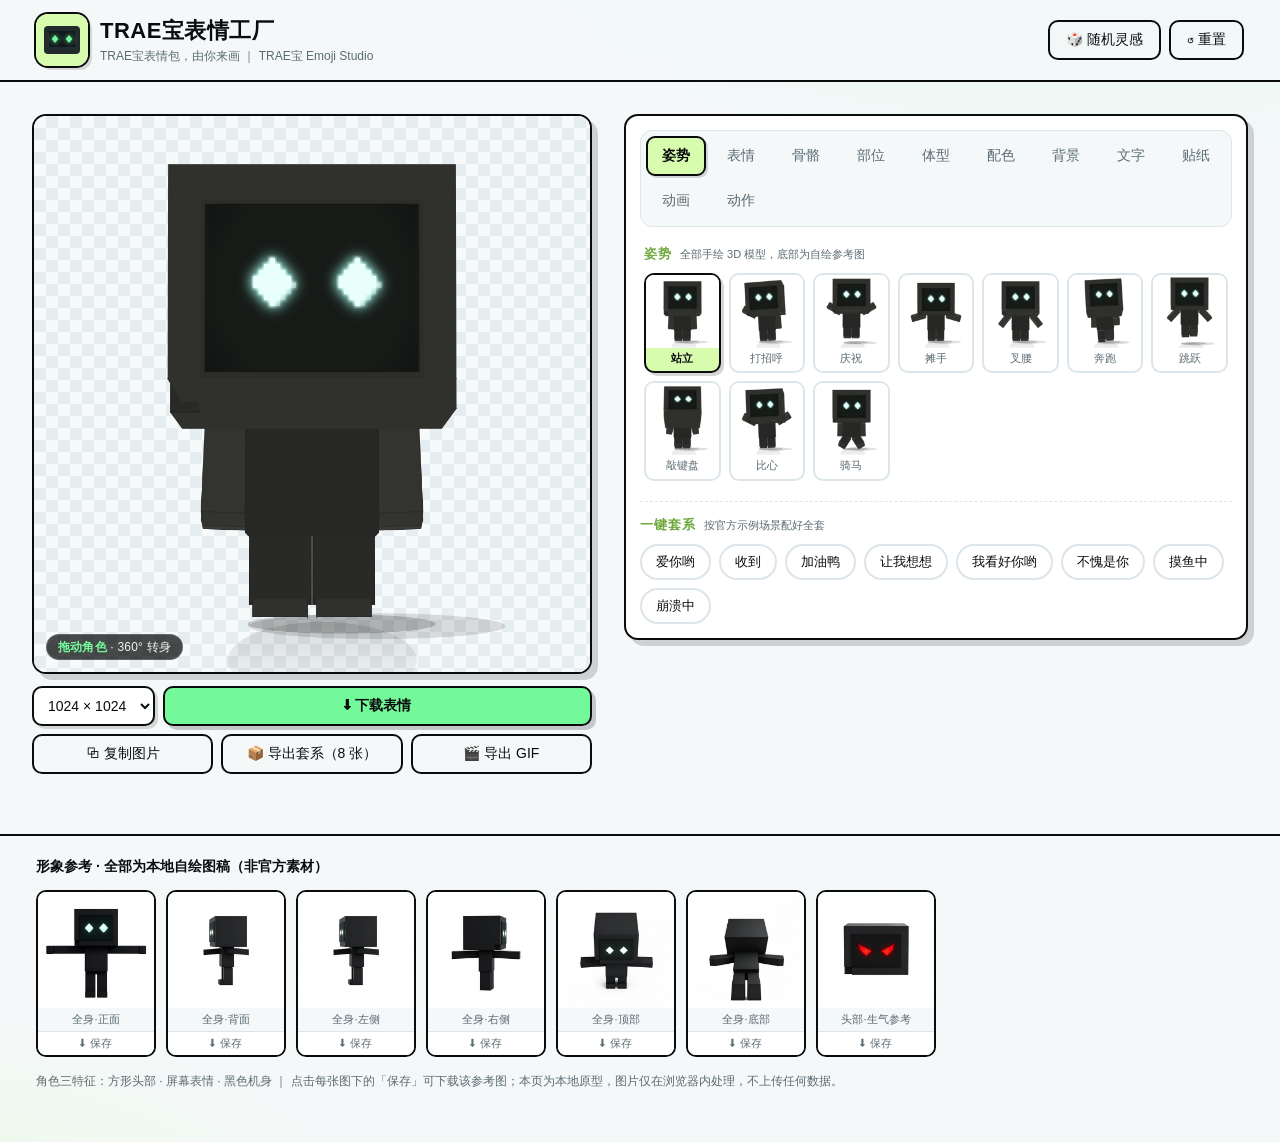
<file: 04-表情生成器-emoji-generator/index.html>
<!DOCTYPE html>
<html lang="zh-CN">
<head>
<meta charset="UTF-8">
<meta name="viewport" content="width=device-width, initial-scale=1.0, viewport-fit=cover">
<title>TRAE宝表情工厂 · TRAE宝表情包，由你来画</title>
<meta name="description" content="基于 TRAE宝 角色三特征的定制表情生成器：调表情、换动作、配背景、加文字，一键导出 1:1 表情图。">
<link rel="icon" href="data:image/svg+xml,%3Csvg xmlns='http://www.w3.org/2000/svg' viewBox='0 0 32 32'%3E%3Crect width='32' height='32' rx='6' fill='%23d7fcae'/%3E%3Crect x='6' y='8' width='20' height='14' rx='2' fill='%23232a2e'/%3E%3Crect x='9' y='11' width='14' height='8' fill='%230e1418'/%3E%3Cpath d='M12 13l3 3-3 3-3-3z' fill='%2373f99a'/%3E%3Cpath d='M20 13l3 3-3 3-3-3z' fill='%2373f99a'/%3E%3C/svg%3E">
<link rel="stylesheet" href="css/style.css?v=31">
</head>
<body>
<header class="site-header">
  <div class="brand">
    <canvas id="logoCanvas" width="52" height="52" aria-hidden="true"></canvas>
    <div class="brand-text">
      <h1>TRAE宝表情工厂</h1>
      <p>TRAE宝表情包，由你来画 ｜ TRAE宝 Emoji Studio</p>
    </div>
  </div>
  <nav class="header-actions">
    <button id="btnRandom" class="btn ghost" type="button">🎲 随机灵感</button>
    <button id="btnReset" class="btn ghost" type="button">↺ 重置</button>
  </nav>
</header>

<main class="studio">
  <!-- 左：预览区 -->
  <section class="preview-panel" aria-label="预览">
    <div class="canvas-holder">
      <canvas id="stage" width="1024" height="1024"></canvas>
      <div id="bgChecker" class="checker" aria-hidden="true"></div>
      <div id="stageHint" class="stage-hint" aria-hidden="true"><b>拖动角色</b> · 360° 转身</div>
    </div>
    <div class="preview-toolbar">
      <div class="export-row">
        <select id="exportSize" aria-label="导出尺寸">
          <option value="1024" selected>1024 × 1024</option>
          <option value="720">720 × 720</option>
          <option value="480">480 × 480</option>
        </select>
        <button id="btnDownload" class="btn primary" type="button">⬇ 下载表情</button>
      </div>
      <div class="export-row">
        <button id="btnCopy" class="btn ghost" type="button">⧉ 复制图片</button>
        <button id="btnBatch" class="btn ghost" type="button">📦 导出套系（8 张）</button>
        <button id="btnGif" class="btn ghost" type="button">🎬 导出 GIF</button>
      </div>
    </div>
  </section>

  <!-- 右：控制区 -->
  <section class="controls-panel" aria-label="定制选项">
    <div class="tabs" role="tablist">
      <button class="tab active" data-tab="pose" role="tab" type="button">姿势</button>
      <button class="tab" data-tab="face" role="tab" type="button">表情</button>
      <button class="tab" data-tab="rig" role="tab" type="button">骨骼</button>
      <button class="tab" data-tab="part" role="tab" type="button">部位</button>
      <button class="tab" data-tab="body" role="tab" type="button">体型</button>
      <button class="tab" data-tab="skin" role="tab" type="button">配色</button>
      <button class="tab" data-tab="bg" role="tab" type="button">背景</button>
      <button class="tab" data-tab="text" role="tab" type="button">文字</button>
      <button class="tab" data-tab="sticker" role="tab" type="button">贴纸</button>
      <button class="tab" data-tab="anim" role="tab" type="button">动画</button>
      <button class="tab" data-tab="mo" role="tab" type="button">动作</button>
    </div>

    <div class="tab-body" id="tab-pose">
      <h3 class="group-title">姿势 <small>全部手绘 3D 模型，底部为自绘参考图</small></h3>
      <div class="option-grid" id="poseProc"></div>
    </div>

    <div class="tab-body hidden" id="tab-face">
      <h3 class="group-title">屏幕表情 <small>24 款内置像素表情，任意一款都能二次创作</small></h3>
      <div class="option-grid" id="faceGrid"></div>
    </div>

    <div class="tab-body hidden" id="tab-rig">
      <h3 class="group-title">骨骼摆动 <small>实时驱动 3D 手绘模型（官方渲染姿势不适用）</small></h3>
      <p class="rig-tip">💡 直接在预览画布上<b>左右拖动身体</b>可连续 360° 转身（松开后仍停在新角度）；
        <b>上下拖动</b>只做轻微前倾 / 后仰，方向与鼠标一致且不会翻倒；
        <b>拖动手 / 脚 / 头</b>会按 IK 反解关节，滑杆数值自动同步回填——滑杆与拖拽可任意混用。</p>
      <div class="rig-grid" id="rigSliders"></div>
      <button id="btnRigZero" class="btn ghost rig-zero" type="button">↺ 关节归零</button>
    </div>

    <div class="tab-body hidden" id="tab-part">
      <h3 class="group-title">指定部位调整 <small>单击画布部位，或从下方直接选择</small></h3>
      <p class="rig-tip">💡 <b>单击</b>选中部位并高亮；<b>拖动</b>仍是原来的肢体 IK / 身体转身。
        尺寸为整体等比缩放，角度与位移沿部位局部 XYZ 轴；父级调整会带动子级。</p>
      <div class="chips part-chips" id="partChips"></div>
      <div class="part-select-head">
        <span class="part-current" id="partSelName">未选择部位</span>
        <button id="partDeselect" class="btn ghost sticker-mini" type="button" disabled>取消选择</button>
      </div>
      <div class="rig-grid" id="partSliders"></div>
      <div class="part-actions">
        <button id="partReset" class="btn ghost" type="button" disabled>↺ 复位当前部位</button>
        <button id="partAllReset" class="btn ghost" type="button">↺ 全部位复位</button>
      </div>
      <p class="fe-tip">部位高亮只显示在预览层，不会进入 PNG / GIF 导出；切换姿势保留部位调整，右上角「重置」恢复全部默认。</p>
    </div>

    <div class="tab-body hidden" id="tab-body">
      <h3 class="group-title">体型预设 <small>官方标准体型为默认档，点击即切换</small></h3>
      <div class="chips" id="bodyPresets"></div>

      <h3 class="group-title">捏体型 <small>10 项比例参数，关节位置自动联动</small></h3>
      <div class="rig-grid" id="bodySliders"></div>
      <div class="part-actions">
        <button id="bodyOfficial" class="btn ghost" type="button" disabled>↺ 还原官方标准体型</button>
      </div>

      <h3 class="group-title">我的体型 <small>命名保存当前体型，可导入导出分享</small></h3>
      <div class="body-save-row">
        <input id="bodyName" type="text" maxlength="12" placeholder="体型名称，如：我的Q版" autocomplete="off">
        <button id="bodySaveBtn" class="btn" type="button">保存当前体型</button>
      </div>
      <div class="chips" id="bodySaved"></div>
      <div class="part-actions">
        <button id="bodyExport" class="btn ghost" type="button">⬇ 导出体型</button>
        <button id="bodyImport" class="btn ghost" type="button">⬆ 导入体型</button>
        <input id="bodyFile" type="file" accept="application/json,.json" hidden>
      </div>
      <p class="fe-tip">体型改变全身比例：头三围、屏幕占比、躯干长宽、四肢粗细与长度、脚掌长度；肩 / 髋 / 颈关节位置随体型联动，超高体型自动缩小取景保证全身入画。边框、玻璃与缺角为结构特征件不随体型缩放。体型保存在本机浏览器，PNG / GIF 导出与姿势缩略图都使用当前体型。</p>
    </div>

    <div class="tab-body hidden" id="tab-skin">
      <h3 class="group-title">配色预设 <small>保留方形头部 / 屏幕表情 / 深色屏幕三特征</small></h3>
      <div class="skin-presets" id="skinPresets"></div>

      <h3 class="group-title">全局色板 <small>一次替换整套外壳配色</small></h3>
      <div class="skin-global">
        <input id="skinGlobal" type="color" value="#373834" aria-label="全局外壳颜色">
        <span id="skinGlobalHex" class="skin-hex">#373834</span>
        <button id="skinOfficial" class="btn ghost skin-reset" type="button">↺ 还原官方配色</button>
      </div>

      <h3 class="group-title">按部位取色 <small>头部 / 躯干 / 手臂 / 腿部 / 屏幕边框</small></h3>
      <div class="skin-parts" id="skinParts"></div>
      <p class="fe-tip">换色只替换外壳材质：手 / 脚 / 缺口阴影会按官方明暗关系自动派生，光照拟合随基色换算，
        正 / 侧 / 顶的亮度层次保持不变；屏幕玻璃与像素表情不参与换色。配色保存在本机浏览器，刷新仍在。</p>
    </div>

    <div class="tab-body hidden" id="tab-bg">
      <h3 class="group-title">背景样式 <small>透明底可直接当表情包</small></h3>
      <div class="option-grid" id="bgGrid"></div>

      <h3 class="group-title">自定义背景 <small>上传本地图片，只在浏览器内处理</small></h3>
      <div class="bg-custom-panel">
        <div class="bg-custom-head">
          <button id="bgPick" class="btn" type="button">🖼 选择图片</button>
          <button id="bgClear" class="btn ghost hidden" type="button">移除</button>
          <span id="bgName" class="bg-name">未选择图片</span>
        </div>
        <input id="bgFile" type="file" accept="image/*" hidden>
        <div id="bgAdjust" class="hidden">
          <h3 class="group-title">显示方式</h3>
          <div class="segment" id="bgFit">
            <button data-v="cover" class="active" type="button">填充</button>
            <button data-v="contain" type="button">适应</button>
            <button data-v="tile" type="button">平铺</button>
          </div>
          <div class="rig-grid bg-offset-grid">
            <div class="rig-item">
              <label><span>水平位置</span><b id="bgOffXVal">0%</b></label>
              <input id="bgOffX" type="range" min="-30" max="30" step="1" value="0">
            </div>
            <div class="rig-item">
              <label><span>垂直位置</span><b id="bgOffYVal">0%</b></label>
              <input id="bgOffY" type="range" min="-30" max="30" step="1" value="0">
            </div>
          </div>
        </div>
        <p class="fe-tip">图片仅在浏览器本地读取，不会上传；最长边自动压到 1024，并保存在本机浏览器。平铺模式按原图尺寸重复。</p>
      </div>
    </div>

    <div class="tab-body hidden" id="tab-text">
      <h3 class="group-title">文案</h3>
      <div class="field">
        <input id="textInput" type="text" maxlength="12" placeholder="输入文案，如：收到！" autocomplete="off">
      </div>
      <div class="chips" id="textPresets"></div>
      <h3 class="group-title">位置</h3>
      <div class="segment" id="textPos">
        <button data-v="none" type="button">无</button>
        <button data-v="top" type="button">上方</button>
        <button data-v="bottom" class="active" type="button">下方</button>
      </div>
      <h3 class="group-title">样式</h3>
      <div class="segment" id="textStyle">
        <button data-v="meme" class="active" type="button">白字黑边</button>
        <button data-v="neon" type="button">荧光发光</button>
        <button data-v="bubble" type="button">气泡框</button>
      </div>
      <h3 class="group-title">颜色</h3>
      <div class="swatches" id="textColor">
        <button data-v="#ffffff" class="active" type="button" style="--c:#ffffff" aria-label="白"></button>
        <button data-v="#1a1d20" type="button" style="--c:#1a1d20" aria-label="黑"></button>
        <button data-v="#7fffe0" type="button" style="--c:#7fffe0" aria-label="青"></button>
        <button data-v="#ffd75e" type="button" style="--c:#ffd75e" aria-label="黄"></button>
        <button data-v="#ff9bd3" type="button" style="--c:#ff9bd3" aria-label="粉"></button>
      </div>
      <h3 class="group-title">大小</h3>
      <input id="textSize" type="range" min="0.7" max="1.35" step="0.05" value="1">
    </div>

    <div class="tab-body hidden" id="tab-sticker">
      <h3 class="group-title">氛围贴纸 <small>点一次加一张，可重复添加</small></h3>
      <div class="option-grid" id="stickerGrid"></div>
      <input id="stickerFile" type="file" accept="image/*" hidden>

      <h3 class="group-title">画布贴纸 <small>拖动移动；挂载到部位后随姿势 / 动画一起动</small></h3>
      <div class="sticker-list" id="stickerList"></div>
      <div id="stickerCtl" class="sticker-ctl hidden">
        <div class="sticker-ctl-head">
          <span id="stickerSelName">贴纸</span>
          <button id="stickerDeselect" class="btn ghost sticker-mini" type="button">取消选择</button>
        </div>
        <div class="st-mount-row">
          <label><span>挂载部位</span><b id="stMountVal">自由摆放</b></label>
          <select id="stMount"></select>
        </div>
        <div class="rig-grid">
          <div class="rig-item" id="stXItem">
            <label><span>水平位置</span><b id="stXVal">50%</b></label>
            <input id="stX" type="range" min="0" max="100" step="1" value="50">
          </div>
          <div class="rig-item" id="stYItem">
            <label><span>垂直位置</span><b id="stYVal">50%</b></label>
            <input id="stY" type="range" min="0" max="100" step="1" value="50">
          </div>
          <div class="rig-item hidden" id="stDxItem">
            <label><span>水平偏移</span><b id="stDxVal">0</b></label>
            <input id="stDx" type="range" min="-260" max="260" step="1" value="0">
          </div>
          <div class="rig-item hidden" id="stDyItem">
            <label><span>垂直偏移</span><b id="stDyVal">0</b></label>
            <input id="stDy" type="range" min="-260" max="260" step="1" value="0">
          </div>
          <div class="rig-item">
            <label><span>大小</span><b id="stScaleVal">1.00×</b></label>
            <input id="stScale" type="range" min="0.25" max="3" step="0.05" value="1">
          </div>
          <div class="rig-item">
            <label><span>旋转</span><b id="stRotVal">0°</b></label>
            <input id="stRot" type="range" min="-180" max="180" step="1" value="0">
          </div>
        </div>
        <div class="sticker-layer">
          <button data-v="down" class="btn ghost sticker-mini" type="button">⬇ 下移一层</button>
          <button data-v="up" class="btn ghost sticker-mini" type="button">⬆ 上移一层</button>
          <button data-v="bottom" class="btn ghost sticker-mini" type="button">置底</button>
          <button data-v="top" class="btn ghost sticker-mini" type="button">置顶</button>
        </div>
        <div class="sticker-ops">
          <button id="stickerDelete" class="btn ghost sticker-mini" type="button">删除这张</button>
          <button id="stickerClear" class="btn ghost sticker-mini" type="button">清空全部</button>
        </div>
        <p class="fe-tip">挂载后贴纸钉在所选部位上（每个部位同时一张，重复挂载会替换旧的）；肢体摆动、播放动画或捏体型时贴纸跟着走。切回「自由摆放」即卸下，贴纸原地保留。</p>
      </div>
    </div>

    <div class="tab-body hidden" id="tab-anim">
      <h3 class="group-title">循环动画 <small>预览与 GIF 导出共用同一套动画</small></h3>
      <div class="anim-head">
        <button id="animPlay" class="btn" type="button">▶ 播放预览</button>
        <span id="animStatus" class="anim-status">已暂停</span>
      </div>
      <div class="rig-grid">
        <div class="rig-item">
          <label><span>呼吸起伏</span><b id="animBreathVal">6</b></label>
          <input id="animBreath" type="range" min="0" max="16" step="1" value="6">
        </div>
        <div class="rig-item">
          <label><span>左右摇摆（原地转身）</span><b id="animSwayVal">3°</b></label>
          <input id="animSway" type="range" min="0" max="12" step="1" value="3">
        </div>
        <div class="rig-item">
          <label><span>四肢摆动（走路式）</span><b id="animWalkVal">10°</b></label>
          <input id="animWalk" type="range" min="0" max="20" step="1" value="10">
        </div>
        <div class="rig-item">
          <label><span>循环周期</span><b id="animPeriodVal">1.6s</b></label>
          <input id="animPeriod" type="range" min="0.8" max="3.2" step="0.2" value="1.6">
        </div>
      </div>

      <h3 class="group-title">眨眼 / 表情闪现 <small>每个周期末短促闪一下第二表情，像眨眼一样自然</small></h3>
      <label class="fe-check anim-switch"><input type="checkbox" id="animSwitch"> 启用眨眼闪现</label>
      <div class="field">
        <select id="animFace2" aria-label="第二表情"></select>
      </div>
      <p class="fe-tip">导出 GIF：16 帧无限循环，帧率按周期自动换算；建议选 480 尺寸，文件更小、聊天里更流畅。PNG 导出的始终是静态姿势，不受动画影响。v1.11.0 起「动作」页时间轴有关键帧时，GIF 按钮优先导出关键帧动画。</p>
    </div>

    <div class="tab-body hidden" id="tab-mo">
      <h3 class="group-title">关键帧时间轴 <small>把「骨骼」页摆好的姿势串成连续动作</small></h3>
      <div class="anim-head">
        <button id="kfPlay" class="btn" type="button" disabled>▶ 播放预览</button>
        <button id="kfStop" class="btn ghost" type="button" disabled>⏹ 回到骨骼</button>
        <span id="kfStatus" class="anim-status">时间轴为空</span>
      </div>
      <div class="rig-grid">
        <div class="rig-item">
          <label><span>播放头（拖动预览任意时刻）</span><b id="kfHeadVal">—</b></label>
          <input id="kfHead" type="range" min="0" max="1" step="0.01" value="0" disabled>
        </div>
      </div>
      <div class="part-actions">
        <button id="kfAdd" class="btn" type="button" title="用当前骨骼姿势在播放头时刻记录一帧">＋ 打关键帧</button>
        <button id="kfClear" class="btn ghost" type="button" disabled>↺ 清空时间轴</button>
      </div>
      <div class="kf-list" id="kfList"></div>

      <h3 class="group-title">动作预设 <small>点选载入；要串联多段就用下面的「追加」</small></h3>
      <div class="chips" id="kfPresets"></div>
      <div class="kf-append-row">
        <select id="kfAppendSel" aria-label="选择要串联的动作"></select>
        <button id="kfAppend" class="btn ghost" type="button" title="把所选动作的关键帧整体接在时间轴末尾，接完自动播放">⤵ 追加到末尾</button>
      </div>

      <h3 class="group-title">我的动作 <small>命名保存当前时间轴，载入 / 串联 / 分享都方便</small></h3>
      <div class="body-save-row">
        <input id="kfName" type="text" maxlength="12" placeholder="动作名称，如：我的鬼步舞" autocomplete="off">
        <button id="kfSaveBtn" class="btn" type="button">保存当前动作</button>
      </div>
      <div class="chips" id="kfSaved"></div>
      <div class="part-actions">
        <button id="kfExport" class="btn ghost" type="button" disabled>⬇ 导出动作</button>
        <button id="kfImport" class="btn ghost" type="button">⬆ 导入动作</button>
        <input id="kfFile" type="file" accept="application/json,.json" hidden>
      </div>

      <h3 class="group-title">导出动图 <small>按时间轴循环采样；APNG 全彩无损，GIF 兼容性最好</small></h3>
      <div class="part-actions">
        <button id="kfGif" class="btn" type="button" disabled>🎬 导出 GIF</button>
        <button id="kfApng" class="btn" type="button" disabled>🖼 导出 APNG</button>
      </div>
      <p class="fe-tip">工作流：在「骨骼」页（或画布拖拽）摆好姿势 → 回这里「＋ 打关键帧」→ 重复或追加预设 → ▶ 播放预览。
        帧与帧之间自动平滑过渡；首尾姿势相同时循环最顺滑。挂载式贴纸、文字与背景会随动画一起进入导出。
        动图按时间轴 12fps 采样（8~48 帧）；APNG 无限循环、颜色无损，推荐 480 尺寸。
        载入预设 / 导入动作会切换到站立姿势（预设动作基于站立设计）；时间轴与「我的动作」都存在本机浏览器。</p>
    </div>

    <h3 class="group-title preset-title">一键套系 <small>按官方示例场景配好全套</small></h3>
    <div class="chips" id="presetChips"></div>
  </section>
</main>

<footer class="site-footer">
  <h3>形象参考 · 全部为本地自绘图稿（非官方素材）</h3>
  <div class="gallery" id="gallery"></div>
  <p class="foot-note">角色三特征：方形头部 · 屏幕表情 · 黑色机身 ｜ 点击每张图下的「保存」可下载该参考图；本页为本地原型，图片仅在浏览器内处理，不上传任何数据。</p>
</footer>

<div id="faceEditor" class="modal hidden" role="dialog" aria-modal="true" aria-labelledby="feTitle">
  <div class="modal-card">
    <header class="modal-head">
      <h2 id="feTitle">画一个新表情</h2>
      <button id="feClose" class="btn ghost modal-close" type="button" aria-label="关闭">✕</button>
    </header>
    <div class="editor-grid">
      <div class="editor-main">
        <canvas id="feCanvas" width="560" height="392" aria-label="40 × 28 像素画板"></canvas>
        <div class="fe-bar" id="feTools">
          <button type="button" class="fe-tool active" data-tool="pen">✏️ 画笔</button>
          <button type="button" class="fe-tool" data-tool="eraser">◻ 橡皮</button>
          <button type="button" class="fe-tool" data-tool="fill">🪣 填充</button>
          <button type="button" class="fe-tool" data-tool="pick" title="吸管：拾取画板已有像素的颜色">💧 吸管</button>
          <span class="fe-sizes" id="feSize">
            <button type="button" class="fe-size active" data-s="1">1px</button>
            <button type="button" class="fe-size" data-s="2">2px</button>
            <button type="button" class="fe-size" data-s="3">3px</button>
          </span>
          <label class="fe-check"><input type="checkbox" id="feMirror"> 左右对称</label>
        </div>
        <div class="fe-bar">
          <div class="fe-colors" id="feColors"></div>
          <button id="feCustom" class="fe-tool" type="button" title="打开系统调色板，自定义画笔颜色">🎨 自定义颜色</button>
          <button id="feScreen" class="fe-tool" type="button" title="从屏幕任意位置取色（需浏览器支持 EyeDropper）">🖥 屏幕取色</button>
          <span id="feHex" class="fe-hex" title="当前画笔颜色"><i></i><b id="feHexVal">#9ff7e4</b></span>
          <input id="feColor" class="fe-color-input" type="color" value="#9ff7e4">
        </div>
        <div class="fe-bar">
          <button id="feUndo" class="btn ghost" type="button">↶ 撤销</button>
          <button id="feClear" class="btn ghost" type="button">清空</button>
          <button id="feTpl" class="btn ghost" type="button">套用「平常心」底稿</button>
        </div>
      </div>
      <aside class="editor-side">
        <canvas id="fePreview" width="240" height="150" aria-label="表情实时预览"></canvas>
        <label class="fe-field">名称
          <input id="feName" maxlength="8" placeholder="我的表情" autocomplete="off">
        </label>
        <label class="fe-field">发光色
          <select id="feGlow"></select>
        </label>
        <label class="fe-field fe-range">眼睛亮度 <b id="feBrightVal">100%</b>
          <input id="feBright" type="range" min="40" max="160" step="5" value="100" aria-label="眼睛亮度">
        </label>
        <button id="feSave" class="btn primary" type="button">保存并使用</button>
        <button id="feDelete" class="btn ghost hidden" type="button">删除这个表情</button>
        <p class="fe-tip">画板 40 × 28 就是屏幕的真实像素；内置表情也能这样二次创作（改名 / 调眼睛亮度 / 改像素），随时可「还原官方表情」。改动存在本机浏览器，刷新/重开页面都还在。</p>
      </aside>
    </div>
  </div>
</div>

<div id="stickerEditor" class="modal hidden" role="dialog" aria-modal="true" aria-labelledby="seTitle">
  <div class="modal-card">
    <header class="modal-head">
      <h2 id="seTitle">画一张贴纸</h2>
      <button id="seClose" class="btn ghost modal-close" type="button" aria-label="关闭">✕</button>
    </header>
    <div class="editor-grid">
      <div class="editor-main">
        <canvas id="seCanvas" width="480" height="480" aria-label="32 × 32 贴纸画板"></canvas>
        <div class="fe-bar" id="seTools">
          <button type="button" class="fe-tool active" data-tool="pen">✏️ 画笔</button>
          <button type="button" class="fe-tool" data-tool="eraser">◻ 橡皮</button>
          <button type="button" class="fe-tool" data-tool="fill">🪣 填充</button>
          <button type="button" class="fe-tool" data-tool="pick" title="吸管：拾取画板已有像素的颜色">💧 吸管</button>
          <span class="fe-sizes" id="seSize">
            <button type="button" class="fe-size active" data-s="1">1px</button>
            <button type="button" class="fe-size" data-s="2">2px</button>
            <button type="button" class="fe-size" data-s="3">3px</button>
          </span>
          <label class="fe-check"><input type="checkbox" id="seMirror"> 左右对称</label>
        </div>
        <div class="fe-bar">
          <div class="fe-colors" id="seColors"></div>
          <button id="seCustom" class="fe-tool" type="button" title="打开系统调色板，自定义画笔颜色">🎨 自定义颜色</button>
          <button id="seScreen" class="fe-tool" type="button" title="从屏幕任意位置取色（需浏览器支持 EyeDropper）">🖥 屏幕取色</button>
          <span id="seHex" class="fe-hex" title="当前画笔颜色"><i></i><b id="seHexVal">#9ff7e4</b></span>
          <input id="seColor" class="fe-color-input" type="color" value="#9ff7e4">
        </div>
        <div class="fe-bar">
          <button id="seUndo" class="btn ghost" type="button">↶ 撤销</button>
          <button id="seClear" class="btn ghost" type="button">清空</button>
        </div>
      </div>
      <aside class="editor-side">
        <canvas id="sePreview" width="240" height="240" aria-label="贴纸实时预览"></canvas>
        <label class="fe-field">名称
          <input id="seName" maxlength="8" placeholder="我的贴纸" autocomplete="off">
        </label>
        <button id="seSave" class="btn primary" type="button">保存并放到画布</button>
        <p class="fe-tip">画板 32 × 32，透明底；保存后加入画布，可用拖动 / 滑杆调整位置、大小与旋转。刷新后贴纸仍在。</p>
      </aside>
    </div>
  </div>
</div>

<div id="toast" class="toast" role="status"></div>

<script src="js/assets.js?v=12"></script>
<script src="js/gif-encoder.js?v=1"></script>
<script src="js/apng-encoder.js?v=2"></script>
<script src="js/app.js?v=38"></script>
</body>
</html>
</file>
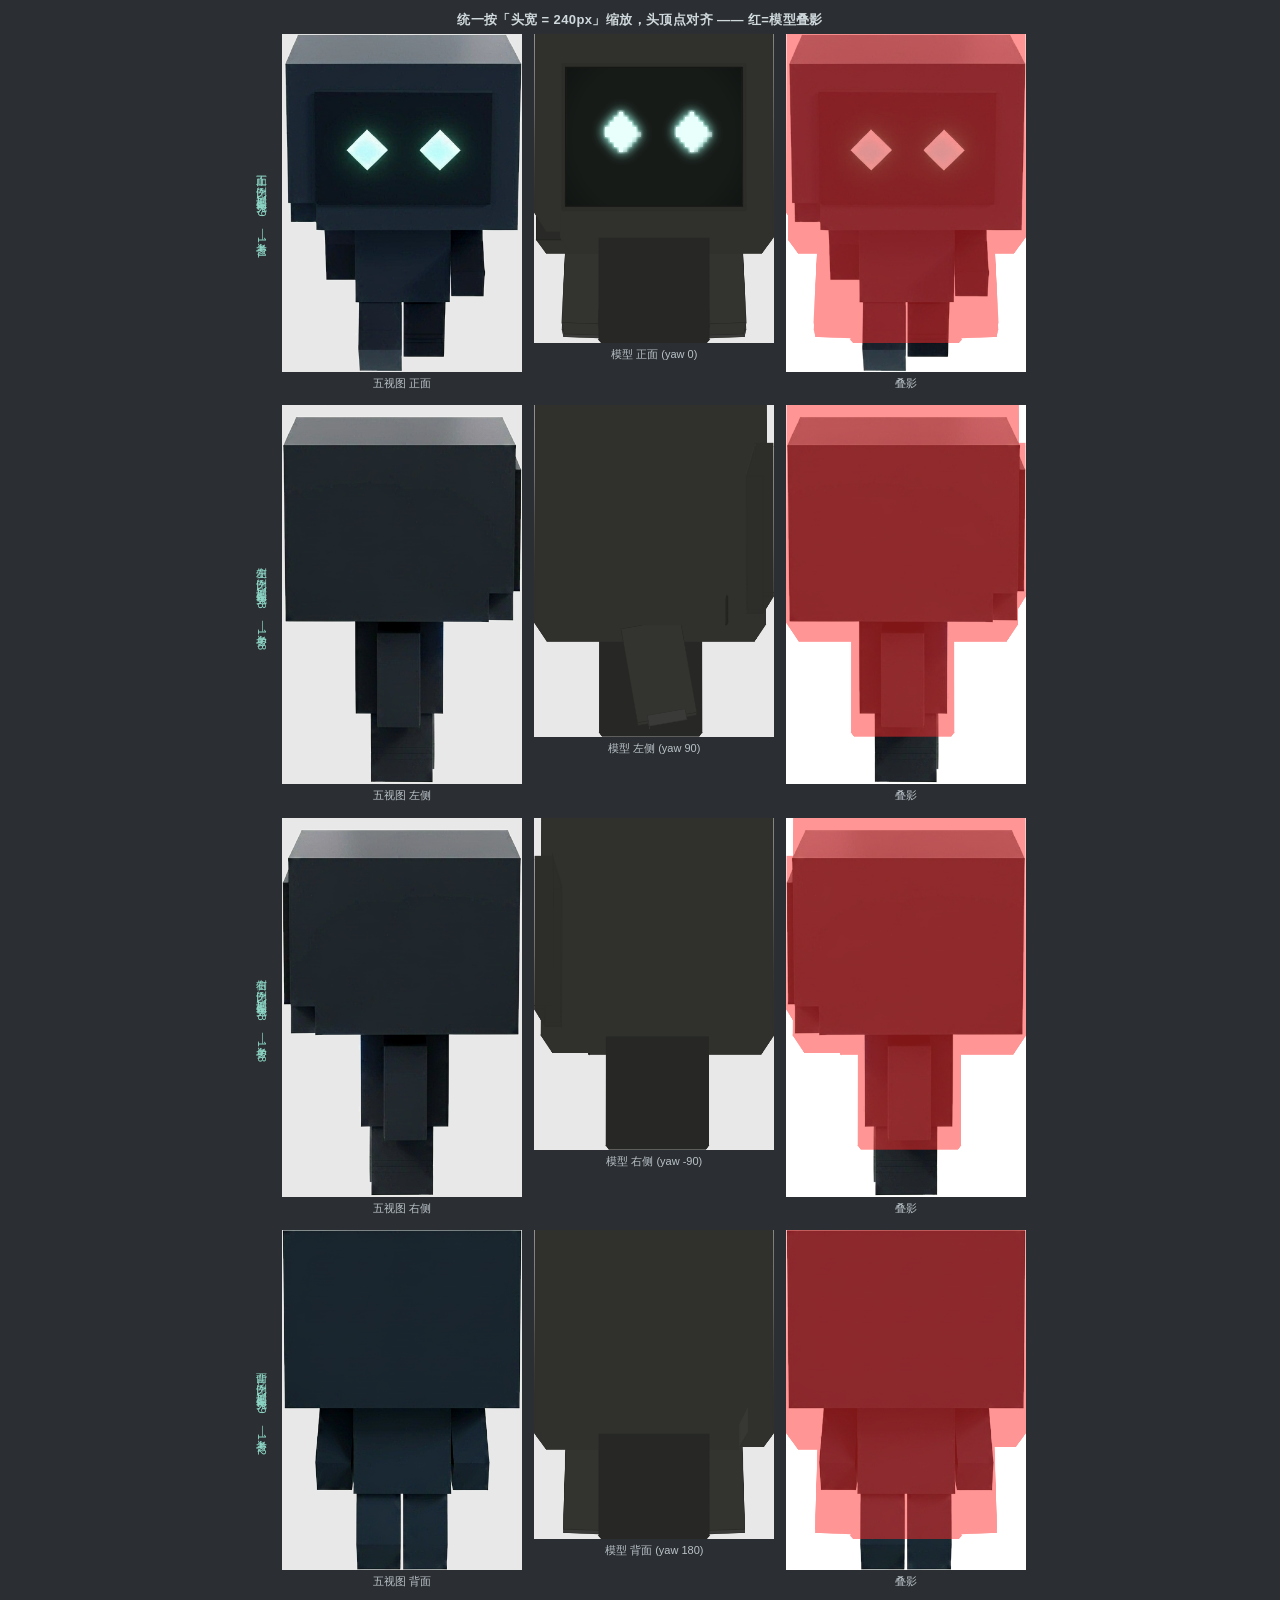
<file: 05-标定工具-tools/校验五视图-verify-turnaround.html>
<!DOCTYPE html>
<html lang="zh-CN">
<head>
<meta charset="UTF-8">
<title>五视图校验 · TRAE宝手绘模型 vs 角色五视图</title>
<style>
  body { margin: 0; background: #2b2f33; font: 12px/1.5 "Microsoft YaHei", sans-serif; color: #ddd; }
  h2 { font-size: 13px; margin: 10px 0 4px; text-align: center; font-weight: 600; letter-spacing: .4px; color: #cfd8dc; }
  .row { display: flex; gap: 12px; justify-content: center; align-items: flex-start; padding: 0 10px 14px; }
  .cell { text-align: center; }
  .cell canvas { display: block; background: #e8e8e8; }
  .cap { font-size: 11px; color: #b9c2c8; margin-top: 3px; }
  .head { font-size: 11px; color: #8fd8c8; }
</style>
</head>
<body>
<h2>统一按「头宽 = 240px」缩放，头顶点对齐 —— 红=模型叠影</h2>
<div id="root"></div>
<div id="err" style="color:#ff8080;font:12px monospace;padding:8px;white-space:pre-wrap"></div>
<script>
window.onerror = function (m, s, l, c, e) {
  document.getElementById('err').textContent += '[ERR] ' + m + ' @' + l + ':' + c + '\n' + ((e && e.stack) || '') + '\n';
};
</script>
<iframe id="app" src="../04-表情生成器-emoji-generator/index.html?v=12" style="position:absolute;left:-4000px;width:1200px;height:1200px;border:0"></iframe>
<script>
(function () {
  var HEAD_W = 240;            // 统一头宽（像素）
  var VIEWS = [
    { label: '正面', yaw: 0,   pitch: 0,   src: '../02-角色五视图-turnaround/正面.png' },
    { label: '左侧', yaw: 90,  pitch: 0,   src: '../02-角色五视图-turnaround/左侧.png' },
    { label: '右侧', yaw: -90, pitch: 0,   src: '../02-角色五视图-turnaround/右侧.png' },
    { label: '背面', yaw: 180, pitch: 0,   src: '../02-角色五视图-turnaround/背面.png' }
  ];
  var ifr = document.getElementById('app');
  var W, A, rest = null;
  ifr.addEventListener('load', function () {
    W = ifr.contentWindow; A = W.__traeEmoji;
    if (!A) { document.getElementById('err').textContent = 'app 未加载'; return; }
    (function step(i) {
      if (i >= VIEWS.length) { document.title = 'READY'; return; }
      build(VIEWS[i], function () { step(i + 1); });
    })(0);
  });

  function bboxOf(data, w, h, test) {
    var x0 = 1e9, x1 = -1e9, y0 = 1e9, y1 = -1e9;
    for (var y = 0; y < h; y++) for (var x = 0; x < w; x++) {
      if (test(data, (y * w + x) * 4)) {
        if (x < x0) x0 = x; if (x > x1) x1 = x;
        if (y < y0) y0 = y; if (y > y1) y1 = y;
      }
    }
    return x0 > x1 ? null : { x0: x0, x1: x1, y0: y0, y1: y1, w: x1 - x0 + 1, h: y1 - y0 + 1 };
  }

  // 以「头宽」为基准缩放：头宽 = 暗区最大行宽
  function shot(src, sw, sh, box, headW) {
    var k = HEAD_W / headW;
    var cv = document.createElement('canvas');
    cv.width = Math.round(box.w * k); cv.height = Math.round(box.h * k);
    var c = cv.getContext('2d');
    c.imageSmoothingEnabled = true;
    c.scale(k, k);
    c.drawImage(src, box.x0, box.y0, box.w, box.h, 0, 0, box.w, box.h);
    return cv;
  }

  function rowOf(cols, text) {
    var row = document.createElement('div');
    row.className = 'row';
    var t = document.createElement('div');
    t.style.cssText = 'writing-mode:vertical-rl;font-size:11px;color:#8fd8c8;align-self:center';
    t.textContent = text;
    row.appendChild(t);
    cols.forEach(function (p) {
      var cell = document.createElement('div');
      cell.className = 'cell';
      cell.appendChild(p[0]);
      var cap = document.createElement('div');
      cap.className = 'cap'; cap.textContent = p[1];
      cell.appendChild(cap);
      row.appendChild(cell);
    });
    document.getElementById('root').appendChild(row);
  }

  function build(v, done) {
    A.setPose('pstand'); A.setFace('normal'); A.setBg('none');
    A.S.text.pos = 'none'; A.S.text.content = '';
    A.S.stickers = {};
    A.S.rig = { bodyYaw: v.yaw, bodyPitch: v.pitch, bodyRoll: 0, headYaw: 0, headPitch: 0,
      lArmSide: 2, lArmFront: 10, lElbow: 0, rArmSide: 2, rArmFront: 10, rElbow: 0,
      lLegFront: 0, lKnee: 0, rLegFront: 0, rKnee: 0, bounce: 0 };
    A.repaint();
    var stage = W.document.getElementById('stage');
    var sw = stage.width, sh = stage.height;
    var sdata = stage.getContext('2d').getImageData(0, 0, sw, sh).data;
    // alpha>200 只取实体像素，避免把地面接触阴影算进轮廓
    var solid = function (d, i) { return d[i + 3] > 200; };
    var boxM = bboxOf(sdata, sw, sh, solid);
    var headWM = maxRowWidth(sdata, sw, sh, solid);

    var img = new Image();
    img.onload = function () {
      var tcv = document.createElement('canvas');
      tcv.width = img.width; tcv.height = img.height;
      var tc = tcv.getContext('2d');
      tc.drawImage(img, 0, 0);
      var tdata = tc.getImageData(0, 0, img.width, img.height).data;
      var test = function (d, i) { return d[i] + d[i + 1] + d[i + 2] < 240 * 3; };
      var boxT = bboxOf(tdata, img.width, img.height, test);
      var headWT = maxRowWidth(tdata, img.width, img.height, test);

      var modelCv = shot(stage, sw, sh, boxM, headWM);
      var refCv = shot(tcv, img.width, img.height, boxT, headWT);

      // 叠影：头顶点 + 头宽对齐，红=模型
      var ow = Math.max(modelCv.width, refCv.width), oh = Math.max(modelCv.height, refCv.height);
      var ov = document.createElement('canvas'); ov.width = ow; ov.height = oh;
      var oc = ov.getContext('2d');
      oc.fillStyle = '#ffffff'; oc.fillRect(0, 0, ow, oh);
      oc.drawImage(refCv, (ow - refCv.width) / 2, 0);
      var tint = document.createElement('canvas');
      tint.width = modelCv.width; tint.height = modelCv.height;
      var t2 = tint.getContext('2d');
      t2.drawImage(modelCv, 0, 0);
      t2.globalCompositeOperation = 'source-in';
      t2.fillStyle = '#ff2d2d'; t2.fillRect(0, 0, tint.width, tint.height);
      oc.globalAlpha = .5;
      oc.drawImage(tint, (ow - modelCv.width) / 2, 0);

      rowOf([[refCv, '五视图 ' + v.label], [modelCv, '模型 ' + v.label + ' (yaw ' + v.yaw + ')'], [ov, '叠影']],
            v.label + '　比例：模型高/头宽 ' + (modelCv.height / HEAD_W).toFixed(2) +
            ' ｜ 参考 ' + (refCv.height / HEAD_W).toFixed(2));
      done();
    };
    img.src = v.src;
  }

  function maxRowWidth(data, w, h, test) {
    var max = 0;
    for (var y = 0; y < h; y++) {
      var x0 = -1, x1 = -1;
      for (var x = 0; x < w; x++) if (test(data, (y * w + x) * 4)) { if (x0 < 0) x0 = x; x1 = x; }
      if (x1 - x0 + 1 > max) max = x1 - x0 + 1;
    }
    return max;
  }
})();
</script>
</body>
</html>
</file>
<file: 04-表情生成器-emoji-generator/css/style.css>
/* TRAE宝表情工厂 — 视觉风格对齐 traedemo.lfzy.top：
   浅色纸面底 + 亮绿主色 + 黑色粗边框 + 硬阴影（无模糊偏移阴影） */
:root {
  --paper: #f4f8f9;         /* 页面底（参考站 --paper） */
  --bg: #f4f8f9;
  --panel: #ffffff;         /* 卡片底（参考站 --card） */
  --panel-2: #f4f8f9;       /* 内嵌控件底 */
  --ink: #0a0b0d;           /* 主文字 / 主边框（参考站 --ink） */
  --text: #0a0b0d;
  --line: #0a0b0d;          /* 主边框 */
  --line-soft: #dce5e9;     /* 次要边框（参考站 --line） */
  --muted: #5b6b72;         /* 次要文字（参考站 --muted） */
  --brand: #73f99a;         /* 品牌亮绿（参考站 --brand） */
  --accent: #73f99a;        /* 主强调：hover 边框 / 选中光环 / 主按钮 */
  --accent-soft: #d7fcae;   /* 激活底色（参考站 --accent） */
  --accent-2: #6ca83c;      /* 强调文字深绿（参考站 --deep） */
  --danger: #e5484d;
  --radius: 14px;
  --shadow: 4px 4px 0 rgba(10, 11, 13, .14);
  --shadow-lg: 6px 6px 0 rgba(10, 11, 13, .16);
}
* { box-sizing: border-box; }
html, body { margin: 0; padding: 0; }
body {
  background:
    radial-gradient(1100px 460px at 85% -10%, rgba(115, 249, 154, .16), transparent 60%),
    radial-gradient(900px 420px at -10% 110%, rgba(215, 252, 174, .30), transparent 60%),
    var(--paper);
  color: var(--text);
  font-family: -apple-system, BlinkMacSystemFont, "Segoe UI", "PingFang SC", "Microsoft YaHei", Roboto, sans-serif;
  min-height: 100vh;
}
button { font-family: inherit; }
::selection { background: var(--accent-soft); color: var(--ink); }

/* ---------- 头部 ---------- */
.site-header {
  display: flex; align-items: center; justify-content: space-between;
  gap: 12px; padding: 14px clamp(14px, 3vw, 36px);
  border-bottom: 2px solid var(--ink);
  position: sticky; top: 0; z-index: 50;
  background: rgba(244, 248, 249, .86); backdrop-filter: blur(12px);
}
.brand { display: flex; align-items: center; gap: 12px; min-width: 0; }
.brand canvas {
  border-radius: 12px;
  box-shadow: 0 0 0 2px var(--ink), 4px 4px 0 rgba(10, 11, 13, .14);
}
.brand-text h1 { margin: 0; font-size: clamp(17px, 2.4vw, 22px); letter-spacing: .5px; font-weight: 800; }
.brand-text p { margin: 2px 0 0; font-size: 12px; color: var(--muted); }
.header-actions { display: flex; gap: 8px; flex-shrink: 0; }

/* ---------- 按钮（硬阴影 + 位移微交互） ---------- */
.btn {
  background: #ffffff; color: var(--text);
  border: 2px solid var(--ink); border-radius: 10px;
  padding: 9px 16px; font-size: 14px; cursor: pointer;
  box-shadow: 3px 3px 0 rgba(10, 11, 13, .14);
  transition: transform .12s ease, box-shadow .12s ease, background .12s ease;
}
.btn:hover { transform: translate(-1px, -1px); box-shadow: 4px 4px 0 rgba(10, 11, 13, .18); }
.btn:active { transform: translate(1px, 1px); box-shadow: 1px 1px 0 rgba(10, 11, 13, .16); }
.btn.primary {
  background: var(--brand);
  color: var(--ink); font-weight: 800;
  box-shadow: 4px 4px 0 rgba(10, 11, 13, .2);
}
.btn.primary:hover { transform: translate(-1px, -1px); box-shadow: 5px 5px 0 rgba(10, 11, 13, .22); filter: none; }
.btn.ghost { background: transparent; box-shadow: none; }
.btn.ghost:hover {
  transform: none; box-shadow: none;
  background: rgba(115, 249, 154, .16); color: var(--ink);
}

/* ---------- 主布局 ---------- */
.studio {
  display: grid; grid-template-columns: minmax(340px, 560px) minmax(380px, 1fr);
  gap: clamp(14px, 2.5vw, 32px);
  padding: clamp(14px, 2.5vw, 32px);
  max-width: 1440px; margin: 0 auto;
  align-items: start;
}
.preview-panel { position: sticky; top: 88px; }
.canvas-holder {
  position: relative; width: 100%; aspect-ratio: 1;
  border-radius: var(--radius); overflow: hidden;
  border: 2px solid var(--ink); background: #ffffff;
  box-shadow: var(--shadow-lg);
}
.checker {
  position: absolute; inset: 0; z-index: 0;
  background-color: #f7fafb;
  background-image:
    linear-gradient(45deg, #e6edf0 25%, transparent 25%, transparent 75%, #e6edf0 75%),
    linear-gradient(45deg, #e6edf0 25%, transparent 25%, transparent 75%, #e6edf0 75%);
  background-size: 24px 24px; background-position: 0 0, 12px 12px;
  opacity: 0; transition: opacity .2s;
}
.checker.show { opacity: 1; }
#stage { position: relative; z-index: 1; width: 100%; height: 100%; display: block; touch-action: none; cursor: grab; }
#stage:active { cursor: grabbing; }

.preview-toolbar { display: flex; flex-direction: column; gap: 8px; margin-top: 12px; }
.export-row { display: flex; gap: 8px; align-items: stretch; }
.export-row select {
  flex: 0 0 auto;
  background: #ffffff; color: var(--text);
  border: 2px solid var(--ink); border-radius: 10px; padding: 9px 10px; font-size: 14px;
  box-shadow: 3px 3px 0 rgba(10, 11, 13, .14); cursor: pointer;
}
.export-row .btn { flex: 1; white-space: nowrap; }
.export-row .btn.primary { flex: 1.4; }

/* v1.12.0：画布左下角操作提示（首次拖动后淡出，不遮挡角色） */
.stage-hint {
  position: absolute; left: 12px; bottom: 12px; z-index: 2;
  padding: 6px 11px; border-radius: 999px;
  background: rgba(10, 11, 13, .74); color: #eef7f1;
  border: 1px solid rgba(255, 255, 255, .16);
  font-size: 12px; line-height: 1; letter-spacing: .2px;
  pointer-events: none; transition: opacity .25s ease, transform .25s ease;
}
.stage-hint b { color: var(--brand); font-weight: 700; }
.stage-hint.hide { opacity: 0; transform: translateY(6px); }

/* ---------- 控制面板 ---------- */
.controls-panel {
  background: var(--panel); border: 2px solid var(--ink);
  border-radius: var(--radius); padding: 14px;
  box-shadow: var(--shadow-lg); min-width: 0;
}
.tabs {
  display: grid; grid-template-columns: repeat(auto-fit, minmax(60px, 1fr));
  gap: 5px; background: var(--panel-2); padding: 5px;
  border: 1px solid var(--line-soft); border-radius: 12px;
}
.tab {
  min-width: 0; border: 2px solid transparent; background: transparent; color: var(--muted);
  padding: 9px 6px; font-size: 13.5px; border-radius: 9px; cursor: pointer; transition: all .12s;
  white-space: nowrap;
}
.tab:hover { color: var(--ink); background: rgba(115, 249, 154, .18); }
.tab.active {
  background: var(--accent-soft); color: var(--ink); font-weight: 700;
  border-color: var(--ink); box-shadow: 2px 2px 0 rgba(10, 11, 13, .15);
}
.tab-body { padding: 14px 4px 4px; }
.tab-body.hidden { display: none; }

.group-title {
  margin: 16px 0 10px; font-size: 13px; color: var(--accent-2);
  letter-spacing: 1px; display: flex; align-items: baseline; gap: 8px;
}
.group-title:first-child { margin-top: 4px; }
.group-title small { color: var(--muted); font-size: 11px; font-weight: 400; letter-spacing: 0; }
.preset-title { border-top: 1px dashed var(--line-soft); padding-top: 14px; }

.option-grid {
  display: grid; grid-template-columns: repeat(auto-fill, minmax(76px, 1fr)); gap: 8px;
}
.opt {
  position: relative; border: 2px solid var(--line-soft); border-radius: 10px;
  background: #ffffff; cursor: pointer; padding: 0; overflow: hidden;
  transition: transform .12s ease, box-shadow .12s ease, border-color .12s ease;
  display: flex; flex-direction: column; align-items: center;
}
.opt:hover {
  border-color: var(--ink); transform: translate(-1px, -1px);
  box-shadow: 3px 3px 0 rgba(10, 11, 13, .14);
}
.opt.active {
  border-color: var(--ink); background: var(--accent-soft);
  box-shadow: 3px 3px 0 rgba(10, 11, 13, .16);
}
.opt canvas, .opt img { width: 100%; aspect-ratio: 1; display: block; background: #fff; }
.opt .opt-label {
  font-size: 11px; color: var(--muted); padding: 4px 2px 6px; line-height: 1.2;
  text-align: center; width: 100%;
  white-space: nowrap; overflow: hidden; text-overflow: ellipsis;
}
.opt.active .opt-label { color: var(--ink); font-weight: 700; }

/* 文字 / 通用控件 */
.field input {
  width: 100%; background: #ffffff; border: 2px solid var(--ink);
  color: var(--text); border-radius: 10px; padding: 11px 12px; font-size: 15px; outline: none;
  box-shadow: 3px 3px 0 rgba(10, 11, 13, .1);
}
.field input::placeholder { color: #9aa8ae; }
.field input:focus { box-shadow: 0 0 0 3px rgba(115, 249, 154, .5); }
.field select {
  width: 100%; background: #ffffff; border: 2px solid var(--ink);
  color: var(--text); border-radius: 10px; padding: 11px 12px; font-size: 15px; outline: none;
  cursor: pointer; box-shadow: 3px 3px 0 rgba(10, 11, 13, .1);
}
.field select:focus { box-shadow: 0 0 0 3px rgba(115, 249, 154, .5); }
.chips { display: flex; flex-wrap: wrap; gap: 8px; }
.chip {
  background: #ffffff; border: 2px solid var(--line-soft); color: var(--text);
  border-radius: 999px; padding: 7px 14px; font-size: 13px; cursor: pointer;
  transition: all .12s;
}
.chip:hover {
  border-color: var(--ink); background: var(--accent-soft);
  transform: translate(-1px, -1px); box-shadow: 2px 2px 0 rgba(10, 11, 13, .14);
}
.segment {
  display: flex; gap: 6px; background: var(--panel-2); padding: 4px;
  border: 1px solid var(--line-soft); border-radius: 10px;
  width: fit-content; max-width: 100%; flex-wrap: wrap;
}
.segment button {
  border: 2px solid transparent; background: transparent; color: var(--muted);
  padding: 7px 14px; font-size: 13px; border-radius: 7px; cursor: pointer; transition: all .12s;
}
.segment button:hover { color: var(--ink); }
.segment button.active {
  background: var(--accent-soft); color: var(--ink); font-weight: 700;
  border-color: var(--ink); box-shadow: 2px 2px 0 rgba(10, 11, 13, .12);
}
.swatches { display: flex; gap: 10px; }
.swatches button {
  width: 34px; height: 34px; border-radius: 50%; cursor: pointer;
  background: var(--c); border: 2px solid var(--ink); transition: all .12s;
}
.swatches button:hover { transform: translateY(-2px); }
.swatches button.active { box-shadow: 0 0 0 3px var(--paper), 0 0 0 5px var(--accent); }
input[type="range"] { width: 100%; accent-color: var(--accent-2); }

/* 骨骼滑杆 */
.rig-tip { color: var(--muted); font-size: 12.5px; margin: 4px 0 12px; line-height: 1.6; }
.rig-tip b { color: var(--accent-2); }
.rig-grid { display: grid; grid-template-columns: 1fr 1fr; gap: 10px 18px; }
.rig-item label {
  display: flex; justify-content: space-between;
  font-size: 12px; color: var(--muted); margin-bottom: 3px;
}
.rig-item label b { color: var(--accent-2); font-weight: 700; font-variant-numeric: tabular-nums; }

/* 循环动画（v1.4.0） */
.anim-head { display: flex; align-items: center; gap: 12px; margin: 2px 0 14px; }
.anim-status { color: var(--muted); font-size: 12.5px; }
.anim-switch { margin: 6px 0 12px; }
.rig-zero { margin-top: 14px; }

/* 指定部位调整（v1.7.0） */
.part-chips { margin-bottom: 14px; }
.part-chips .chip { padding: 6px 11px; font-size: 12px; }
.part-chips .chip.active {
  border-color: var(--ink); background: var(--accent-soft); color: var(--ink); font-weight: 700;
  box-shadow: 2px 2px 0 rgba(10, 11, 13, .14);
}
.part-select-head { display: flex; align-items: center; justify-content: space-between; gap: 10px; margin-bottom: 10px; }
.part-current { color: var(--ink); font-size: 13px; font-weight: 700; }
.part-actions { display: flex; flex-wrap: wrap; gap: 8px; margin-top: 14px; }
.part-actions .btn { padding: 7px 11px; font-size: 12px; }
#tab-part .fe-tip { margin-top: 12px; }

/* 角色配色（v1.5.0） */
.skin-presets { display: grid; grid-template-columns: repeat(4, minmax(0, 1fr)); gap: 8px; }
.skin-preset {
  display: flex; align-items: center; gap: 8px; min-width: 0;
  background: #ffffff; border: 2px solid var(--line-soft); border-radius: 10px;
  padding: 7px 9px; font-size: 12.5px; color: var(--text); cursor: pointer; transition: all .12s;
}
.skin-preset i {
  width: 18px; height: 18px; border-radius: 50%; flex: 0 0 auto;
  border: 2px solid var(--ink); box-shadow: inset 0 0 0 2px rgba(255, 255, 255, .35);
}
.skin-preset span { min-width: 0; white-space: nowrap; overflow: hidden; text-overflow: ellipsis; }
.skin-preset:hover { border-color: var(--ink); transform: translate(-1px, -1px); box-shadow: 2px 2px 0 rgba(10, 11, 13, .14); }
.skin-preset.active {
  border-color: var(--ink); background: var(--accent-soft); font-weight: 700;
  box-shadow: 2px 2px 0 rgba(10, 11, 13, .14);
}
.skin-global { display: flex; align-items: center; gap: 10px; flex-wrap: wrap; }
.skin-global input[type="color"] {
  width: 46px; height: 36px; padding: 2px; cursor: pointer;
  background: #ffffff; border: 2px solid var(--ink); border-radius: 9px;
}
.skin-hex { font-family: ui-monospace, Consolas, "Courier New", monospace; font-size: 12px; color: var(--muted); letter-spacing: .5px; }
.skin-reset { margin-left: auto; }
.skin-parts { display: grid; grid-template-columns: 1fr 1fr; gap: 8px 12px; }
.skin-part {
  display: flex; align-items: center; gap: 8px; cursor: pointer;
  background: var(--panel-2); border: 1px solid var(--line-soft); border-radius: 10px; padding: 6px 8px;
  transition: border-color .12s;
}
.skin-part:hover { border-color: var(--ink); }
.skin-part input[type="color"] {
  width: 30px; height: 26px; padding: 1px; flex: 0 0 auto; cursor: pointer;
  background: #ffffff; border: 2px solid var(--ink); border-radius: 7px;
}
.skin-part .skin-part-name { flex: 1; font-size: 12.5px; color: var(--text); }
.skin-part b { font-weight: 400; font-size: 11.5px; color: var(--muted); font-variant-numeric: tabular-nums; }
@media (max-width: 560px) {
  .rig-grid { grid-template-columns: 1fr; }
  .skin-presets { grid-template-columns: repeat(2, minmax(0, 1fr)); }
  .skin-parts { grid-template-columns: 1fr; }
}

/* ---------- 底部 ---------- */
.site-footer {
  border-top: 2px solid var(--ink); margin-top: 28px;
  padding: 22px clamp(14px, 3vw, 36px) 40px;
}
.site-footer h3 { margin: 0 0 14px; font-size: 14px; color: var(--ink); font-weight: 700; }
.gallery { display: flex; gap: 10px; flex-wrap: wrap; }
.gallery .g {
  width: clamp(84px, 10vw, 120px); border-radius: 10px; overflow: hidden;
  border: 2px solid var(--ink); background: #fff; display: flex; flex-direction: column;
  transition: transform .12s ease, box-shadow .12s ease;
}
.gallery .g:hover { transform: translate(-1px, -2px); box-shadow: 3px 3px 0 rgba(10, 11, 13, .16); }
.gallery img { width: 100%; display: block; }
.gallery .g figcaption {
  font-size: 11px; color: var(--muted); text-align: center; padding: 4px; background: var(--panel-2);
}
.gallery .g-save {
  width: 100%; border: 0; border-top: 1px solid var(--line-soft);
  background: #ffffff; color: var(--muted); font-size: 11px; line-height: 1;
  padding: 6px 4px; cursor: pointer; transition: background .12s, color .12s;
}
.gallery .g-save:hover { background: var(--accent-soft); color: var(--ink); }
.foot-note { color: var(--muted); font-size: 12px; margin-top: 16px; }

/* ---------- 自定义表情：图标上的编辑角标 / 「自己画」入口 ---------- */
.hidden { display: none !important; }
/* v1.9.0：内置表情同样带 ✎ 角标（二次创作入口）；改过的内置表情角标常亮 */
.opt-custom .opt-edit, .opt-builtin-edit .opt-edit {
  position: absolute; top: 3px; right: 3px; width: 20px; height: 20px;
  display: flex; align-items: center; justify-content: center;
  border-radius: 6px; background: rgba(10, 11, 13, .84); color: var(--accent-soft);
  font-size: 12px; line-height: 1; opacity: 0; transition: opacity .12s;
  box-shadow: 0 0 0 1px rgba(215, 252, 174, .55);
}
.opt-custom:hover .opt-edit, .opt-custom.active .opt-edit,
.opt-builtin-edit:hover .opt-edit, .opt-builtin-edit.active .opt-edit { opacity: 1; }
.opt-edited .opt-edit { opacity: .9; color: #ffd75e; box-shadow: 0 0 0 1px rgba(255, 215, 94, .6); }
@media (hover: none) {
  .opt-custom .opt-edit, .opt-builtin-edit .opt-edit { opacity: .85; }
}
.opt-add { border-style: dashed; border-color: var(--ink); }
.opt-add:hover { background: rgba(115, 249, 154, .14); }

/* ---------- 自定义背景 ---------- */
.bg-custom-panel {
  padding: 12px; border: 1px solid var(--line-soft); border-radius: 12px;
  background: var(--panel-2);
}
.bg-custom-head { display: flex; align-items: center; gap: 8px; flex-wrap: wrap; }
.bg-custom-head .btn { padding: 8px 13px; font-size: 13px; }
.bg-name {
  font-size: 12px; color: var(--muted); max-width: 100%;
  white-space: nowrap; overflow: hidden; text-overflow: ellipsis;
}
.bg-custom-panel .group-title { margin-top: 12px; }
.bg-custom-panel .fe-tip { margin-top: 10px; }
.bg-offset-grid { margin-top: 10px; }

/* ---------- 自由贴纸：画布贴纸列表 / 控制面板 ---------- */
.sticker-list { display: flex; flex-wrap: wrap; gap: 8px; margin-bottom: 10px; }
.st-chip {
  display: flex; flex-direction: column; align-items: center; gap: 4px;
  max-width: 76px; padding: 4px; cursor: pointer;
  background: #ffffff; border: 2px solid var(--line-soft); border-radius: 10px;
  color: var(--muted); font-size: 11px;
  transition: transform .12s ease, box-shadow .12s ease, border-color .12s ease;
}
.st-chip canvas { width: 44px; height: 44px; display: block; }
.st-chip span { max-width: 68px; white-space: nowrap; overflow: hidden; text-overflow: ellipsis; }
.st-chip:hover { border-color: var(--ink); transform: translate(-1px, -1px); box-shadow: 2px 2px 0 rgba(10, 11, 13, .14); }
.st-chip.active {
  border-color: var(--ink); background: var(--accent-soft);
  box-shadow: 2px 2px 0 rgba(10, 11, 13, .16); color: var(--ink); font-weight: 700;
}
.st-empty { color: var(--muted); font-size: 12px; margin: 0; }

.sticker-ctl {
  padding: 12px; border: 1px solid var(--line-soft); border-radius: 12px;
  background: var(--panel-2);
}
.sticker-ctl-head { display: flex; align-items: center; justify-content: space-between; gap: 8px; margin-bottom: 10px; }
.sticker-ctl-head span { font-size: 13px; color: var(--ink); font-weight: 700; }
.sticker-mini { padding: 6px 10px; font-size: 12px; }
.sticker-layer, .sticker-ops { display: flex; flex-wrap: wrap; gap: 6px; margin-top: 10px; }
.sticker-ctl .fe-tip { margin-top: 10px; }
.st-mount-row {
  display: flex; align-items: center; gap: 10px; margin-bottom: 10px;
  padding: 8px 10px; border: 1px dashed var(--line-soft); border-radius: 10px;
  background: rgba(115, 249, 154, .06);
}
.st-mount-row label {
  display: flex; align-items: baseline; gap: 8px; flex: none;
  font-size: 12px; color: var(--muted);
}
.st-mount-row label b { color: var(--accent-2); font-weight: 700; font-size: 13px; }
.st-mount-row select {
  flex: 1; min-width: 0; background: #ffffff; color: var(--text);
  border: 2px solid var(--ink); border-radius: 10px; padding: 7px 10px; font-size: 13px;
  box-shadow: 2px 2px 0 rgba(10, 11, 13, .12); cursor: pointer;
}

/* ---------- 贴纸画板（模态内画布） ---------- */
#seCanvas {
  width: 100%; height: auto; display: block;
  border-radius: 10px; border: 2px solid var(--ink);
  image-rendering: pixelated; cursor: crosshair; touch-action: none;
  background: #0a1114;
  box-shadow: 3px 3px 0 rgba(10, 11, 13, .12);
}
#sePreview {
  width: 100%; height: auto; display: block;
  border-radius: 10px; border: 2px solid var(--ink); background: #0c1417;
}

/* ---------- 像素表情画板（模态） ---------- */
.modal {
  position: fixed; inset: 0; z-index: 200;
  display: flex; align-items: center; justify-content: center;
  padding: clamp(10px, 2.4vw, 28px);
  background: rgba(10, 11, 13, .45); backdrop-filter: blur(6px);
}
.modal-card {
  width: min(1020px, 100%); max-height: 92vh; overflow: auto;
  background: var(--panel); border: 2px solid var(--ink);
  border-radius: var(--radius); box-shadow: var(--shadow-lg);
}
.modal-head {
  display: flex; align-items: center; justify-content: space-between; gap: 12px;
  padding: 14px 16px; border-bottom: 2px solid var(--ink);
  position: sticky; top: 0; background: var(--panel); z-index: 1;
}
.modal-head h2 { margin: 0; font-size: 16px; letter-spacing: .5px; font-weight: 800; }
.modal-close { padding: 6px 11px; }

.editor-grid {
  display: grid; grid-template-columns: minmax(320px, 1fr) 268px;
  gap: 16px; padding: 16px;
}
.editor-main { min-width: 0; }
#feCanvas {
  width: 100%; height: auto; display: block;
  border-radius: 10px; border: 2px solid var(--ink);
  image-rendering: pixelated; cursor: crosshair; touch-action: none;
  background: #0a1114;
  box-shadow: 3px 3px 0 rgba(10, 11, 13, .12);
}
.fe-bar { display: flex; flex-wrap: wrap; align-items: center; gap: 8px; margin-top: 10px; }
.fe-bar .btn { padding: 7px 12px; font-size: 13px; box-shadow: 2px 2px 0 rgba(10, 11, 13, .14); }
.fe-tool, .fe-size {
  background: #ffffff; color: var(--muted); border: 2px solid var(--line-soft);
  border-radius: 9px; padding: 7px 11px; font-size: 13px; cursor: pointer; transition: all .12s;
}
.fe-tool:hover, .fe-size:hover { border-color: var(--ink); color: var(--ink); }
.fe-tool.active, .fe-size.active {
  background: var(--accent-soft); color: var(--ink); border-color: var(--ink);
  font-weight: 700; box-shadow: 2px 2px 0 rgba(10, 11, 13, .12);
}
.fe-sizes { display: flex; gap: 6px; }
.fe-sizes .fe-size { padding: 6px 9px; font-size: 12px; }
.fe-check { display: flex; align-items: center; gap: 6px; font-size: 13px; color: var(--muted); cursor: pointer; }
.fe-check input { accent-color: var(--accent-2); }
.fe-colors { display: flex; flex-wrap: wrap; gap: 8px; }
/* 当前画笔颜色 + 取色入口（v1.9.1） */
.fe-hex {
  display: inline-flex; align-items: center; gap: 6px; padding: 0 2px;
  font-size: 12px; color: var(--muted); font-variant-numeric: tabular-nums;
}
.fe-hex i {
  width: 14px; height: 14px; border-radius: 50%; background: var(--c, #9ff7e4);
  border: 2px solid var(--ink); box-shadow: inset 0 0 0 1px rgba(255, 255, 255, .45);
}
.fe-hex b { color: var(--ink); font-weight: 700; letter-spacing: .3px; }
/* 系统取色器的隐藏输入：不用 display:none（部分浏览器会拒绝弹出调色板） */
.fe-color-input {
  position: absolute; width: 1px; height: 1px; opacity: 0;
  pointer-events: none; border: 0; padding: 0;
}
.fe-sw {
  width: 30px; height: 30px; border-radius: 50%; cursor: pointer;
  background: var(--c); border: 2px solid var(--ink); transition: all .12s; padding: 0;
}
.fe-sw:hover { transform: translateY(-2px); }
.fe-sw.active { box-shadow: 0 0 0 2px #fff, 0 0 0 4px var(--accent); }

.editor-side { display: flex; flex-direction: column; gap: 10px; min-width: 0; }
#fePreview {
  width: 100%; height: auto; display: block;
  border-radius: 10px; border: 2px solid var(--ink); background: #0c1417;
}
.fe-field { display: flex; flex-direction: column; gap: 5px; font-size: 12px; color: var(--muted); }
/* 眼睛亮度滑杆（v1.9.0）：取值与滑块同一行，滑杆不套用输入框边框 */
.fe-field.fe-range { flex-direction: row; align-items: center; justify-content: space-between; flex-wrap: wrap; }
.fe-field.fe-range b { color: var(--accent-2); font-variant-numeric: tabular-nums; }
.fe-field.fe-range input {
  flex: 1 1 100%; width: 100%; border: 0; padding: 0; margin: 0;
  background: none; accent-color: var(--accent-2); box-shadow: none;
}
.fe-field.fe-range input:focus { box-shadow: none; }
.fe-field input, .fe-field select {
  width: 100%; background: #ffffff; border: 2px solid var(--ink);
  color: var(--text); border-radius: 9px; padding: 9px 11px; font-size: 14px; outline: none;
}
.fe-field input:focus, .fe-field select:focus { box-shadow: 0 0 0 3px rgba(115, 249, 154, .5); }
.fe-tip { color: var(--muted); font-size: 11.5px; line-height: 1.6; margin: 2px 0 0; }

@media (max-width: 860px) {
  .editor-grid { grid-template-columns: 1fr; }
  .editor-side { flex-direction: row; flex-wrap: wrap; align-items: flex-end; }
  .editor-side #fePreview, .editor-side #sePreview { width: 150px; }
  .editor-side .fe-field { flex: 1; min-width: 110px; }
  .editor-side .btn { flex: 1; }
  .fe-tip { flex-basis: 100%; }
}

/* ---------- Toast ---------- */
.toast {
  position: fixed; left: 50%; bottom: 30px; transform: translateX(-50%) translateY(20px);
  background: var(--ink); color: var(--accent-soft);
  padding: 10px 20px; border-radius: 999px; font-size: 14px; font-weight: 600;
  opacity: 0; pointer-events: none; transition: all .25s; z-index: 99;
  box-shadow: 4px 4px 0 rgba(10, 11, 13, .22);
}
.toast.show { opacity: 1; transform: translateX(-50%) translateY(0); }

/* 全身体型（v1.8.0） */
#tab-body .chips { margin-bottom: 14px; }
#tab-body .chip { padding: 6px 12px; font-size: 12.5px; }
#tab-body .chip.active {
  border-color: var(--ink); background: var(--accent-soft); color: var(--ink); font-weight: 700;
  box-shadow: 2px 2px 0 rgba(10, 11, 13, .14);
}
#tab-body .chip .chip-del {
  display: inline-flex; align-items: center; justify-content: center;
  width: 16px; height: 16px; margin-left: 7px; border-radius: 50%;
  font-size: 10px; font-style: normal; line-height: 1;
  color: var(--muted); background: rgba(10, 11, 13, .06); transition: all .12s;
}
#tab-body .chip .chip-del:hover { color: #fff; background: var(--ink); }
.body-save-row { display: flex; gap: 8px; margin: 0 0 10px; }
.body-save-row input {
  flex: 1; min-width: 0; border: 2px solid var(--line-soft); border-radius: 10px;
  padding: 8px 12px; font-size: 13px; background: #fff; color: var(--text);
}
.body-save-row input:focus { outline: none; box-shadow: 0 0 0 3px rgba(115, 249, 154, .5); }
.body-save-row .btn { flex-shrink: 0; }
.body-saved-empty { color: var(--muted); font-size: 12.5px; padding: 4px 2px; }

/* 关键帧动作（v1.11.0） */
#tab-mo .chips { margin-bottom: 14px; }
#tab-mo .chip { padding: 6px 12px; font-size: 12.5px; }
#tab-mo .chip .chip-del {
  display: inline-flex; align-items: center; justify-content: center;
  width: 16px; height: 16px; margin-left: 7px; border-radius: 50%;
  font-size: 10px; font-style: normal; line-height: 1;
  color: var(--muted); background: rgba(10, 11, 13, .06); transition: all .12s;
}
#tab-mo .chip .chip-del:hover { color: #fff; background: var(--ink); }
.kf-list { display: flex; flex-direction: column; gap: 8px; margin: 10px 0 4px; }
.kf-empty { color: var(--muted); font-size: 12.5px; line-height: 1.6; padding: 4px 2px; }
.kf-row {
  display: flex; align-items: center; gap: 10px;
  background: #fff; border: 2px solid var(--line-soft); border-radius: 12px;
  padding: 6px 10px; transition: border-color .12s;
}
.kf-row:hover { border-color: var(--ink); }
.kf-row .kf-t {
  width: 74px; flex-shrink: 0;
  border: 2px solid var(--line-soft); border-radius: 8px;
  padding: 5px 6px; font-size: 13px; text-align: right;
  background: var(--panel-2); color: var(--text);
  font-variant-numeric: tabular-nums;
}
.kf-row .kf-t:focus { outline: none; box-shadow: 0 0 0 3px rgba(115, 249, 154, .5); }
.kf-thumb {
  width: 44px; height: 44px; flex-shrink: 0;
  display: inline-flex; align-items: center; justify-content: center;
  border-radius: 8px; overflow: hidden;
  background:
    linear-gradient(45deg, rgba(10, 11, 13, .06) 25%, transparent 25%, transparent 75%, rgba(10, 11, 13, .06) 75%),
    linear-gradient(45deg, rgba(10, 11, 13, .06) 25%, transparent 25%, transparent 75%, rgba(10, 11, 13, .06) 75%);
  background-size: 12px 12px; background-position: 0 0, 6px 6px;
  background-color: #fff;
}
.kf-thumb canvas { width: 100%; height: 100%; image-rendering: pixelated; }
.kf-tag { color: var(--muted); font-size: 11.5px; flex-shrink: 0; min-width: 34px; }
.kf-row .btn { margin-left: auto; }
.kf-row .btn + .btn { margin-left: 0; }
.kf-row .kf-del { color: var(--muted); }
.kf-row .kf-del:hover { color: #fff; background: var(--ink); }
.kf-append-row { display: flex; gap: 8px; margin: 0 0 14px; }
.kf-append-row select {
  flex: 1; min-width: 0; border: 2px solid var(--line-soft); border-radius: 10px;
  padding: 7px 10px; font-size: 13px; background: #fff; color: var(--text); cursor: pointer;
  box-shadow: 3px 3px 0 rgba(10, 11, 13, .1);
}
.kf-append-row select:focus { outline: none; box-shadow: 0 0 0 3px rgba(115, 249, 154, .5); }
.kf-append-row .btn { flex-shrink: 0; }

/* ---------- 响应式 ---------- */
@media (max-width: 920px) {
  .studio { grid-template-columns: 1fr; }
  .preview-panel {
    position: sticky; top: 66px; z-index: 40;
    background: rgba(244, 248, 249, .92); backdrop-filter: blur(8px);
    margin: 0 -6px; padding: 6px; border-radius: var(--radius);
  }
  /* 吸顶预览限高为小窗，避免大尺寸预览把下方控制面板整块盖住 */
  .canvas-holder { width: min(100%, 44vh); margin: 0 auto; }
  .preview-toolbar { margin-top: 6px; }
  .btn { padding: 8px 12px; font-size: 13px; }
  .brand-text p { display: none; }
  .option-grid { grid-template-columns: repeat(auto-fill, minmax(66px, 1fr)); }
}
@media (max-width: 520px) {
  .site-header { padding: 10px 12px; }
  .brand-text h1 { font-size: 16px; white-space: nowrap; }
  .header-actions .btn { padding: 7px 9px; font-size: 12px; }
  .export-row select { display: none; }
  .preview-toolbar { gap: 6px; }
  .preview-toolbar .btn { flex: 1; padding: 8px 8px; font-size: 12.5px; white-space: nowrap; }
}
</file>
